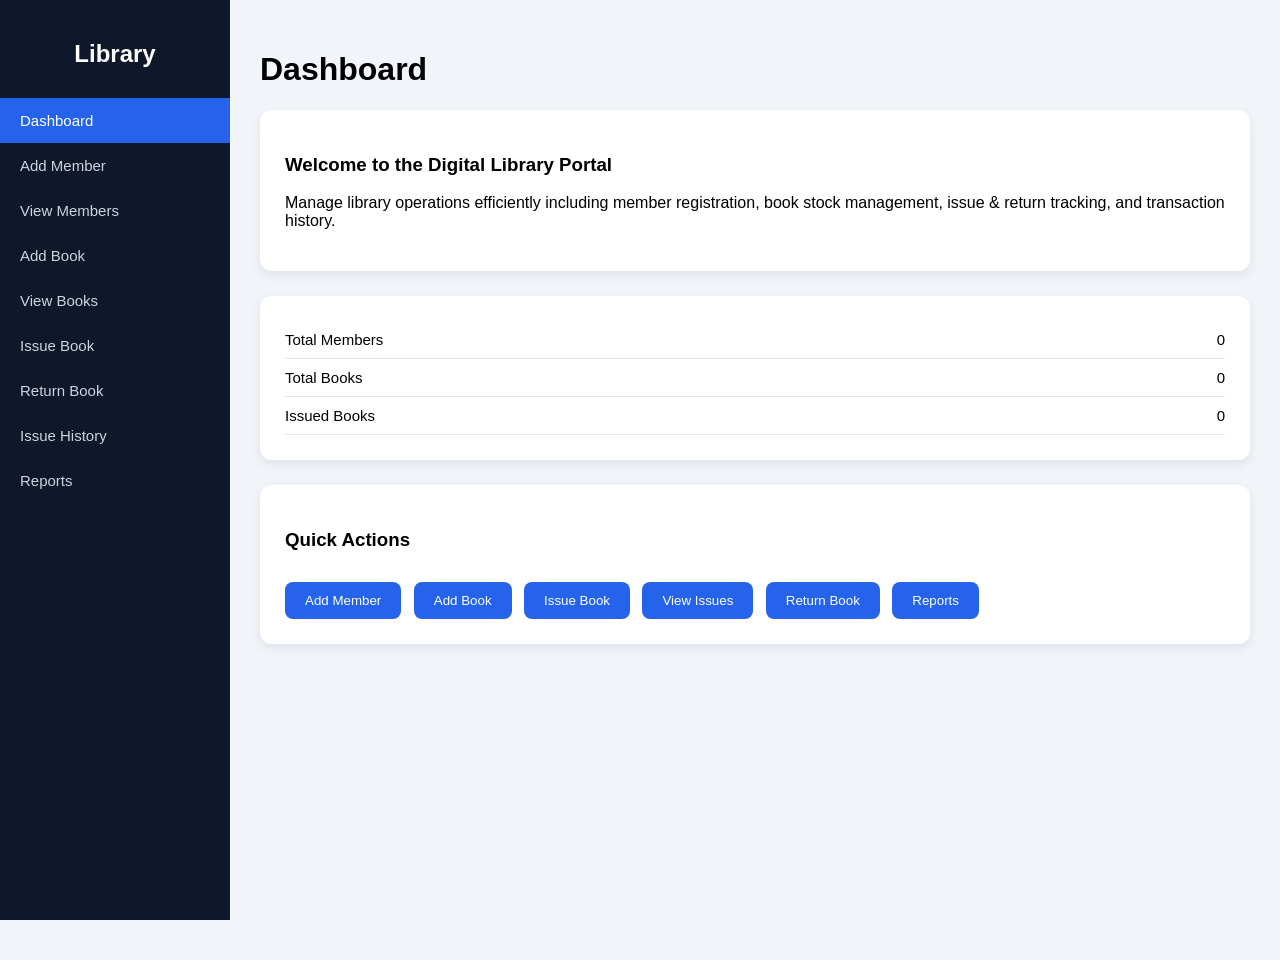
<file: frontend/index.html>
<!doctype html>
<html>
  <head>
    <title>Library System</title>
    <link rel="stylesheet" href="style.css" />
    <script src="script.js"></script>
  </head>
  <body>
    <div class="sidebar">
      <h2>Library</h2>
      <a href="index.html">Dashboard</a>
      <a href="add-member.html">Add Member</a>
      <a href="view-members.html">View Members</a>
      <a href="add-book.html">Add Book</a>
      <a href="view-books.html">View Books</a>
      <a href="issue-book.html">Issue Book</a>
      <a href="return-book.html">Return Book</a>
      <a href="issue-history.html">Issue History</a>
      <a href="reports.html">Reports</a>
    </div>

    <div class="main">
      <h1>Dashboard</h1>

      <div class="card">
        <h3>Welcome to the Digital Library Portal</h3>
        <p>
          Manage library operations efficiently including member registration,
          book stock management, issue &amp; return tracking, and transaction
          history.
        </p>
      </div>

      <div class="card stats-card">
        <div class="stat-row">
          <span>Total Members</span>
          <span id="statMembers">0</span>
        </div>
        <div class="stat-row">
          <span>Total Books</span>
          <span id="statBooks">0</span>
        </div>
        <div class="stat-row">
          <span>Issued Books</span>
          <span id="statIssues">0</span>
        </div>
      </div>

      <div class="card">
        <h3>Quick Actions</h3>
        <button onclick="location.href = 'add-member.html'">Add Member</button>
        <button onclick="location.href = 'add-book.html'">Add Book</button>
        <button onclick="location.href = 'issue-book.html'">Issue Book</button>
        <button onclick="location.href = 'issue-history.html'">
          View Issues
        </button>
        <button onclick="location.href = 'return-book.html'">
          Return Book
        </button>
        <button onclick="location.href = 'reports.html'">Reports</button>
      </div>
    </div>
  </body>
</html>
</file>
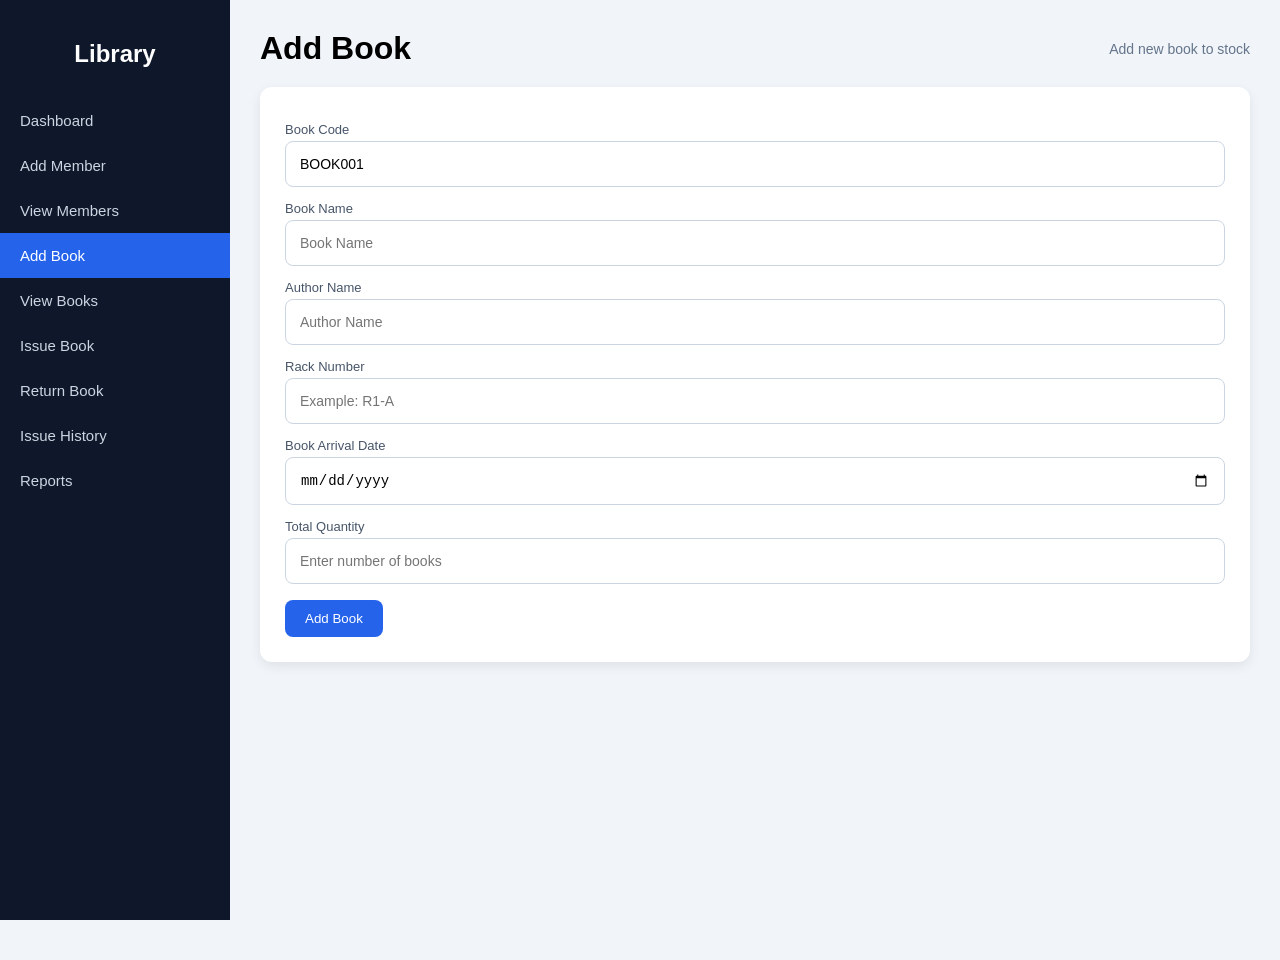
<file: frontend/add-book.html>
<!doctype html>
<html>
  <head>
    <title>Add Book</title>
    <link rel="stylesheet" href="style.css" />
    <script src="script.js"></script>
  </head>
  <body>
    <div class="sidebar">
      <h2>Library</h2>
      <a href="index.html">Dashboard</a>
      <a href="add-member.html">Add Member</a>
      <a href="view-members.html">View Members</a>
      <a href="add-book.html">Add Book</a>
      <a href="view-books.html">View Books</a>
      <a href="issue-book.html">Issue Book</a>
      <a href="return-book.html">Return Book</a>
      <a href="issue-history.html">Issue History</a>
      <a href="reports.html">Reports</a>
    </div>

    <div class="main">
      <div class="page-header">
        <h1>Add Book</h1>
        <span class="subtitle">Add new book to stock</span>
      </div>

      <div class="card">
        <label>Book Code</label>
        <input id="bcode" placeholder="Book Code (auto-generated)" />

        <label>Book Name</label>
        <input
          id="bname"
          placeholder="Book Name"
          oninput="clearError('bname')"
        />
        <span class="field-error" id="bname-err"></span>

        <label>Author Name</label>
        <input
          id="bauthor"
          placeholder="Author Name"
          oninput="clearError('bauthor')"
        />
        <span class="field-error" id="bauthor-err"></span>

        <label>Rack Number</label>
        <input
          id="brack"
          placeholder="Example: R1-A"
          oninput="clearError('brack')"
        />
        <span class="field-error" id="brack-err"></span>

        <label>Book Arrival Date</label>
        <input id="barrival" type="date" onchange="clearError('barrival')" />
        <span class="field-error" id="barrival-err"></span>

        <label>Total Quantity</label>
        <input
          id="bqty"
          type="number"
          placeholder="Enter number of books"
          oninput="clearError('bqty')"
        />
        <span class="field-error" id="bqty-err"></span>

        <p id="bookmsg" class="form-msg"></p>
        <button type="button" onclick="addBook()">Add Book</button>
      </div>
    </div>
  </body>
</html>
</file>
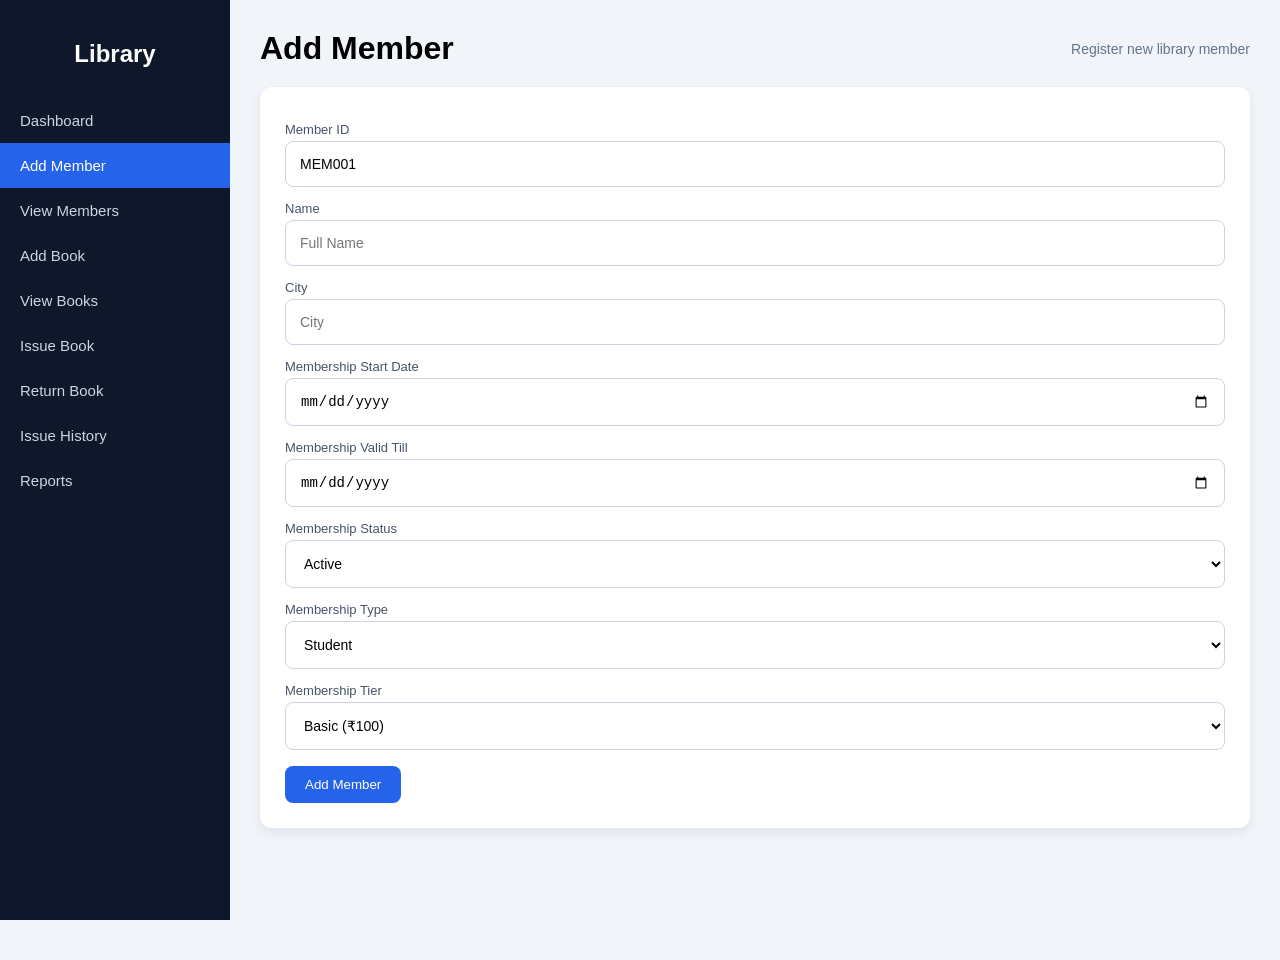
<file: frontend/add-member.html>
<!doctype html>
<html>
  <head>
    <title>Add Member</title>
    <link rel="stylesheet" href="style.css" />
    <script src="script.js"></script>
  </head>
  <body>
    <div class="sidebar">
      <h2>Library</h2>
      <a href="index.html">Dashboard</a>
      <a href="add-member.html">Add Member</a>
      <a href="view-members.html">View Members</a>
      <a href="add-book.html">Add Book</a>
      <a href="view-books.html">View Books</a>
      <a href="issue-book.html">Issue Book</a>
      <a href="return-book.html">Return Book</a>
      <a href="issue-history.html">Issue History</a>
      <a href="reports.html">Reports</a>
    </div>

    <div class="main">
      <div class="page-header">
        <h1>Add Member</h1>
        <span class="subtitle">Register new library member</span>
      </div>

      <div class="card">
        <label>Member ID</label>
        <input id="mid" placeholder="Member ID (auto-generated)" />

        <label>Name</label>
        <input
          id="mname"
          placeholder="Full Name"
          oninput="clearError('mname')"
        />
        <span class="field-error" id="mname-err"></span>

        <label>City</label>
        <input id="maddr" placeholder="City" oninput="clearError('maddr')" />
        <span class="field-error" id="maddr-err"></span>

        <label>Membership Start Date</label>
        <input id="missue" type="date" onchange="clearError('missue')" />
        <span class="field-error" id="missue-err"></span>

        <label>Membership Valid Till</label>
        <input id="mexpiry" type="date" onchange="clearError('mexpiry')" />
        <span class="field-error" id="mexpiry-err"></span>

        <label>Membership Status</label>
        <select id="mstatus">
          <option>Active</option>
          <option>Inactive</option>
          <option>Blocked</option>
        </select>

        <label>Membership Type</label>
        <select id="mtype">
          <option>Student</option>
          <option>Faculty</option>
          <option>External Member</option>
        </select>

        <label>Membership Tier</label>
        <select id="mamount">
          <option value="100">Basic (₹100)</option>
          <option value="300">Standard (₹300)</option>
          <option value="500">Premium (₹500)</option>
        </select>

        <p id="membermsg" class="form-msg"></p>
        <button type="button" onclick="addMember()">Add Member</button>
      </div>
    </div>
  </body>
</html>
</file>
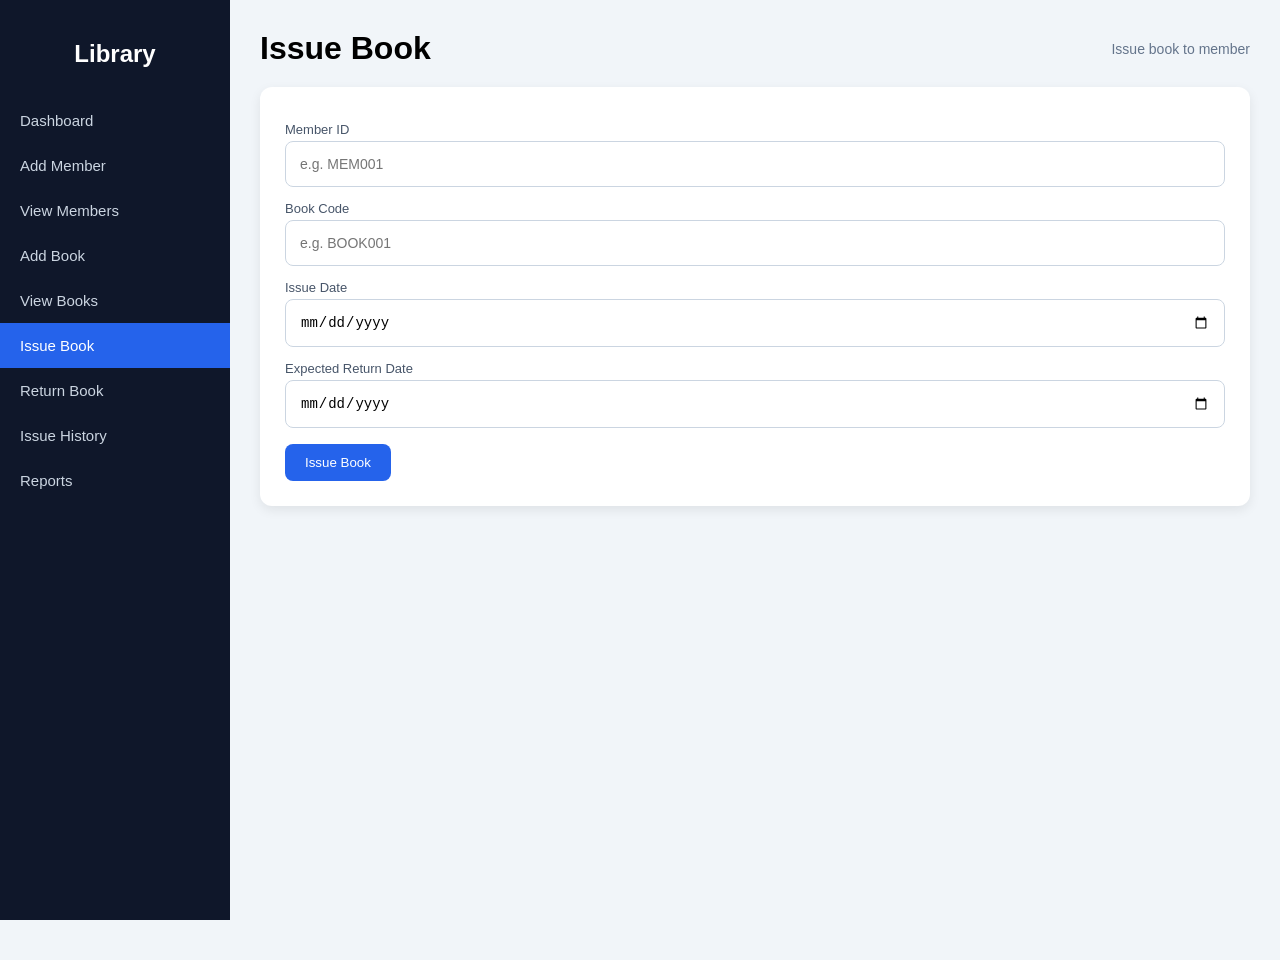
<file: frontend/issue-book.html>
<!doctype html>
<html>
  <head>
    <title>Issue Book</title>
    <link rel="stylesheet" href="style.css" />
    <script src="script.js"></script>
  </head>
  <body>
    <div class="sidebar">
      <h2>Library</h2>
      <a href="index.html">Dashboard</a>
      <a href="add-member.html">Add Member</a>
      <a href="view-members.html">View Members</a>
      <a href="add-book.html">Add Book</a>
      <a href="view-books.html">View Books</a>
      <a href="issue-book.html">Issue Book</a>
      <a href="return-book.html">Return Book</a>
      <a href="issue-history.html">Issue History</a>
      <a href="reports.html">Reports</a>
    </div>

    <div class="main">
      <div class="page-header">
        <h1>Issue Book</h1>
        <span class="subtitle">Issue book to member</span>
      </div>

      <div class="card">
        <label>Member ID</label>
        <input
          id="issueMid"
          placeholder="e.g. MEM001"
          oninput="clearError('issueMid')"
        />
        <span class="field-error" id="issueMid-err"></span>

        <label>Book Code</label>
        <input
          id="issueBookCode"
          placeholder="e.g. BOOK001"
          oninput="clearError('issueBookCode')"
        />
        <span class="field-error" id="issueBookCode-err"></span>

        <label>Issue Date</label>
        <input id="issueDate" type="date" onchange="clearError('issueDate')" />
        <span class="field-error" id="issueDate-err"></span>

        <label>Expected Return Date</label>
        <input
          id="returnDate"
          type="date"
          onchange="clearError('returnDate')"
        />
        <span class="field-error" id="returnDate-err"></span>

        <p id="issuemsg" class="form-msg"></p>
        <button type="button" onclick="issueBook()">Issue Book</button>
      </div>
    </div>
  </body>
</html>
</file>
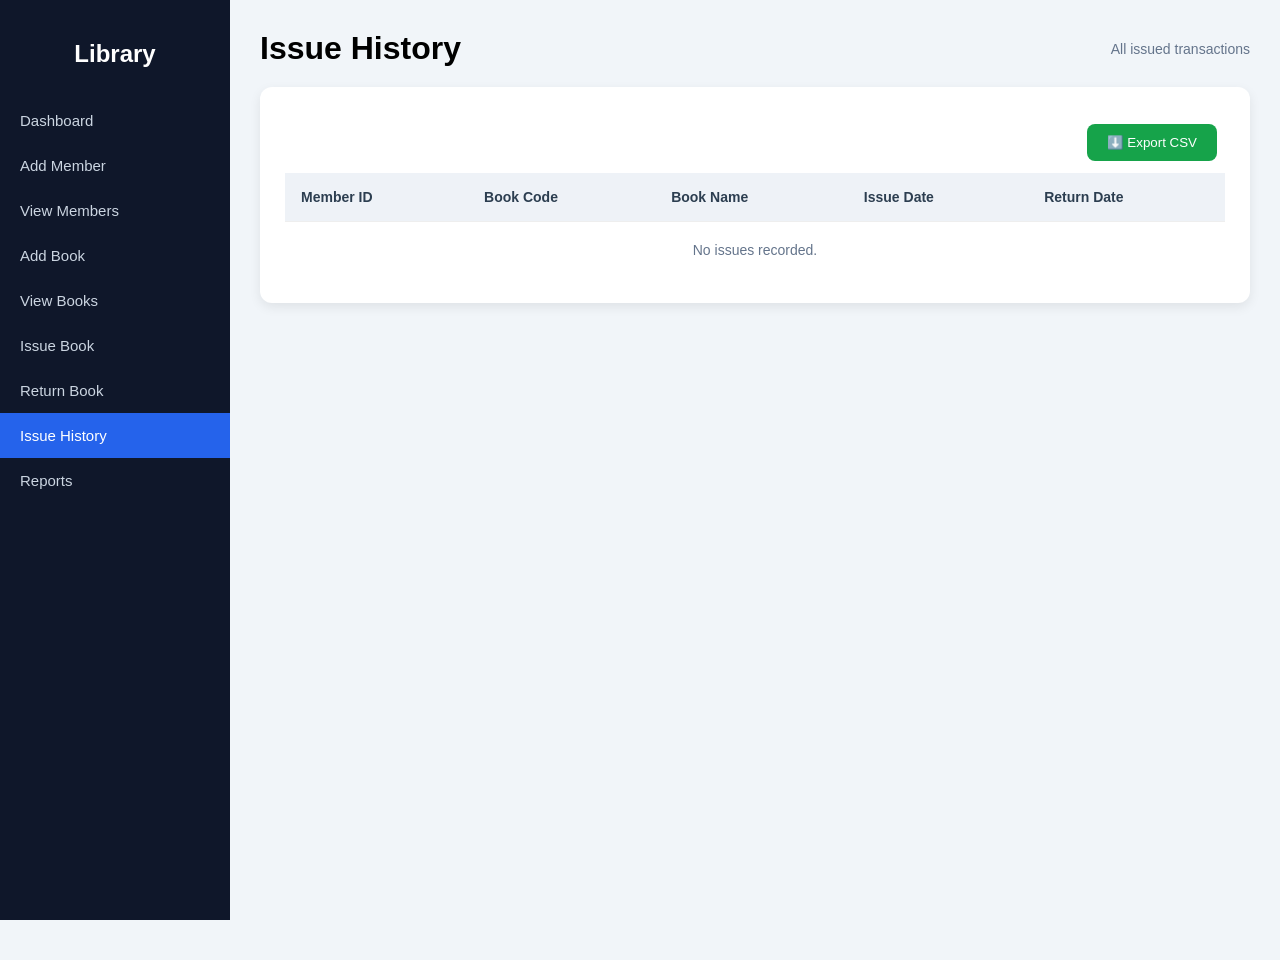
<file: frontend/issue-history.html>
<!doctype html>
<html>
  <head>
    <title>Issue History</title>
    <link rel="stylesheet" href="style.css" />
    <script src="script.js"></script>
  </head>
  <body>
    <div class="sidebar">
      <h2>Library</h2>
      <a href="index.html">Dashboard</a>
      <a href="add-member.html">Add Member</a>
      <a href="view-members.html">View Members</a>
      <a href="add-book.html">Add Book</a>
      <a href="view-books.html">View Books</a>
      <a href="issue-book.html">Issue Book</a>
      <a href="return-book.html">Return Book</a>
      <a href="issue-history.html">Issue History</a>
      <a href="reports.html">Reports</a>
    </div>

    <div class="main">
      <div class="page-header">
        <h1>Issue History</h1>
        <span class="subtitle">All issued transactions</span>
      </div>

      <div class="card">
        <div
          style="display: flex; justify-content: flex-end; margin-bottom: 12px"
        >
          <button class="btn-export" onclick="exportIssuesCSV()">
            ⬇️ Export CSV
          </button>
        </div>
        <table>
          <thead>
            <tr>
              <th>Member ID</th>
              <th>Book Code</th>
              <th>Book Name</th>
              <th>Issue Date</th>
              <th>Return Date</th>
            </tr>
          </thead>
          <tbody id="issueTable"></tbody>
        </table>
      </div>
    </div>
  </body>
</html>
</file>
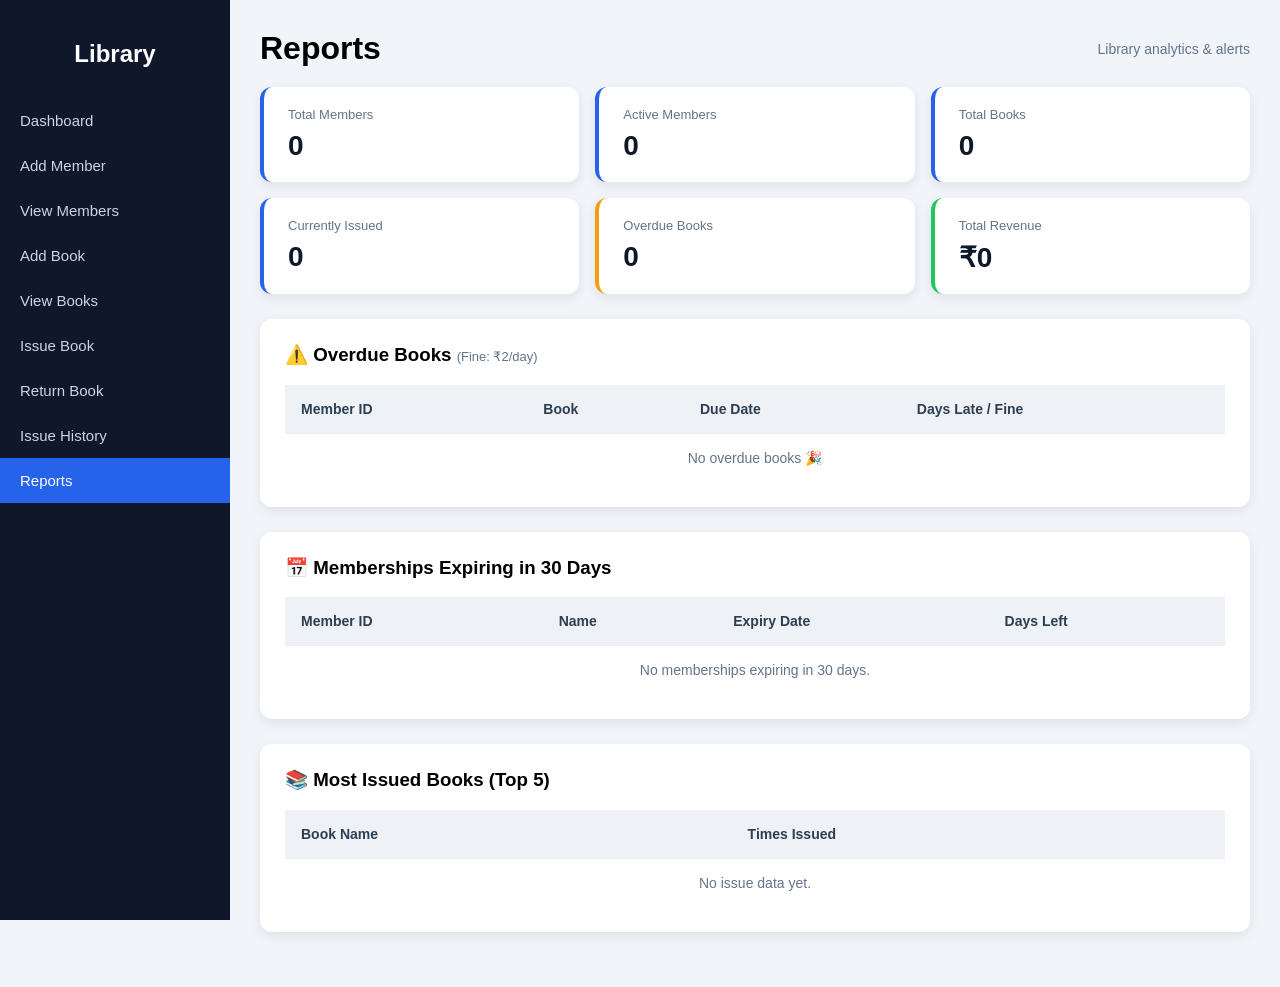
<file: frontend/reports.html>
<!doctype html>
<html>
  <head>
    <title>Reports</title>
    <link rel="stylesheet" href="style.css" />
    <script src="script.js"></script>
  </head>
  <body>
    <div class="sidebar">
      <h2>Library</h2>
      <a href="index.html">Dashboard</a>
      <a href="add-member.html">Add Member</a>
      <a href="view-members.html">View Members</a>
      <a href="add-book.html">Add Book</a>
      <a href="view-books.html">View Books</a>
      <a href="issue-book.html">Issue Book</a>
      <a href="return-book.html">Return Book</a>
      <a href="issue-history.html">Issue History</a>
      <a href="reports.html">Reports</a>
    </div>

    <div class="main">
      <div class="page-header">
        <h1>Reports</h1>
        <span class="subtitle">Library analytics &amp; alerts</span>
      </div>

      <div class="report-grid">
        <div class="report-stat-card">
          <div class="report-stat-label">Total Members</div>
          <div class="report-stat-value" id="rTotalMembers">0</div>
        </div>
        <div class="report-stat-card">
          <div class="report-stat-label">Active Members</div>
          <div class="report-stat-value" id="rActiveMembers">0</div>
        </div>
        <div class="report-stat-card">
          <div class="report-stat-label">Total Books</div>
          <div class="report-stat-value" id="rTotalBooks">0</div>
        </div>
        <div class="report-stat-card">
          <div class="report-stat-label">Currently Issued</div>
          <div class="report-stat-value" id="rIssuedBooks">0</div>
        </div>
        <div class="report-stat-card report-stat-card--warning">
          <div class="report-stat-label">Overdue Books</div>
          <div class="report-stat-value" id="rOverdue">0</div>
        </div>
        <div class="report-stat-card report-stat-card--green">
          <div class="report-stat-label">Total Revenue</div>
          <div class="report-stat-value" id="rRevenue">₹0</div>
        </div>
      </div>

      <div class="card">
        <h3 style="margin-top: 0">
          ⚠️ Overdue Books
          <span style="font-size: 13px; color: #64748b; font-weight: 400"
            >(Fine: ₹2/day)</span
          >
        </h3>
        <table>
          <thead>
            <tr>
              <th>Member ID</th>
              <th>Book</th>
              <th>Due Date</th>
              <th>Days Late / Fine</th>
            </tr>
          </thead>
          <tbody id="overdueTable"></tbody>
        </table>
      </div>

      <div class="card">
        <h3 style="margin-top: 0">📅 Memberships Expiring in 30 Days</h3>
        <table>
          <thead>
            <tr>
              <th>Member ID</th>
              <th>Name</th>
              <th>Expiry Date</th>
              <th>Days Left</th>
            </tr>
          </thead>
          <tbody id="expiringTable"></tbody>
        </table>
      </div>

      <div class="card">
        <h3 style="margin-top: 0">📚 Most Issued Books (Top 5)</h3>
        <table>
          <thead>
            <tr>
              <th>Book Name</th>
              <th>Times Issued</th>
            </tr>
          </thead>
          <tbody id="popularTable"></tbody>
        </table>
      </div>
    </div>
  </body>
</html>
</file>
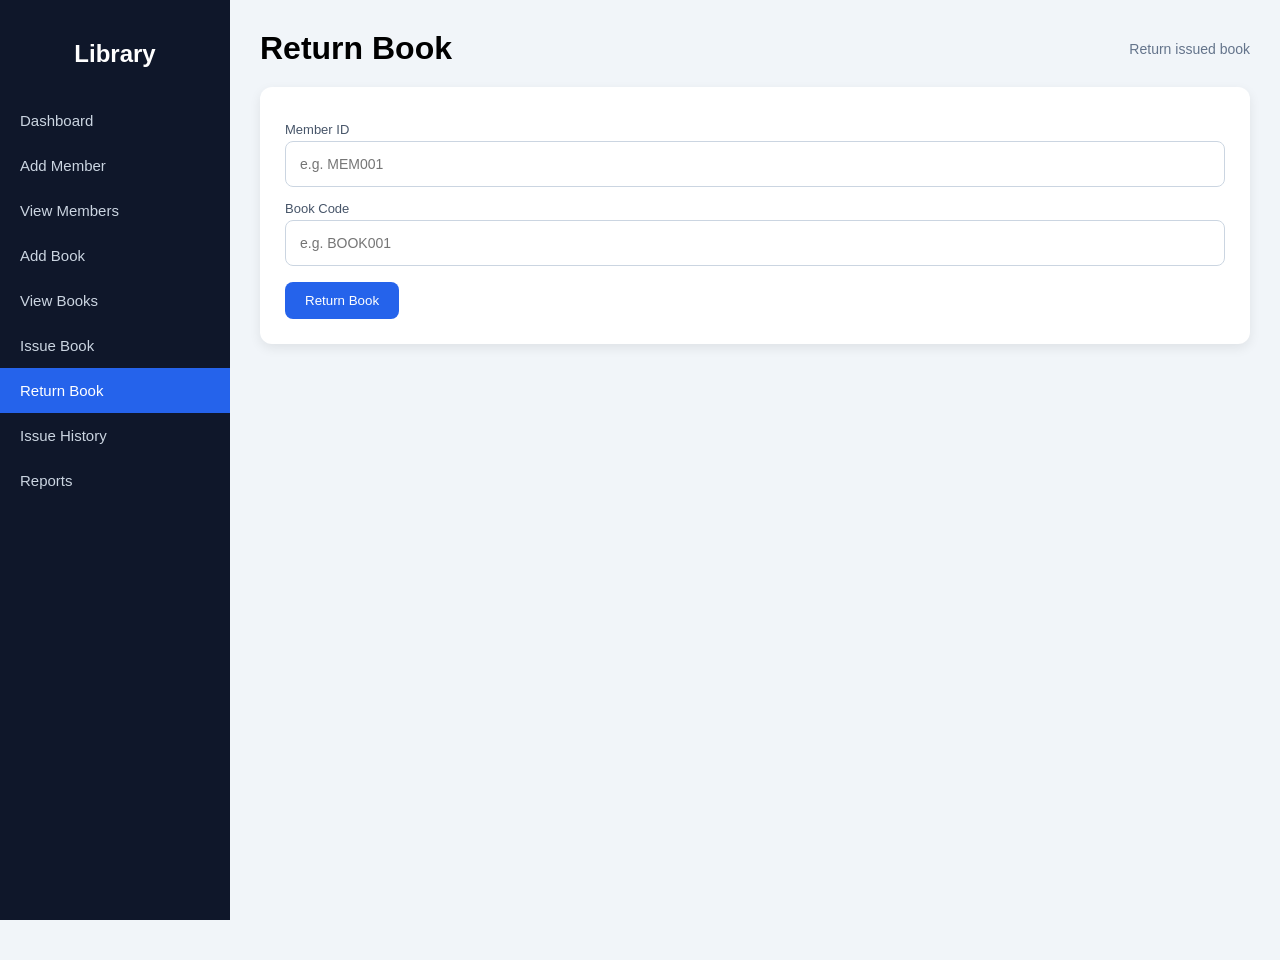
<file: frontend/return-book.html>
<!doctype html>
<html>
  <head>
    <title>Return Book</title>
    <link rel="stylesheet" href="style.css" />
    <script src="script.js"></script>
  </head>
  <body>
    <div class="sidebar">
      <h2>Library</h2>
      <a href="index.html">Dashboard</a>
      <a href="add-member.html">Add Member</a>
      <a href="view-members.html">View Members</a>
      <a href="add-book.html">Add Book</a>
      <a href="view-books.html">View Books</a>
      <a href="issue-book.html">Issue Book</a>
      <a href="return-book.html">Return Book</a>
      <a href="issue-history.html">Issue History</a>
      <a href="reports.html">Reports</a>
    </div>

    <div class="main">
      <div class="page-header">
        <h1>Return Book</h1>
        <span class="subtitle">Return issued book</span>
      </div>

      <div class="card">
        <label>Member ID</label>
        <input
          id="returnMid"
          placeholder="e.g. MEM001"
          oninput="clearError('returnMid')"
        />
        <span class="field-error" id="returnMid-err"></span>

        <label>Book Code</label>
        <input
          id="returnBookCode"
          placeholder="e.g. BOOK001"
          oninput="clearError('returnBookCode')"
        />
        <span class="field-error" id="returnBookCode-err"></span>

        <p id="returnmsg" class="form-msg"></p>
        <button type="button" onclick="returnBook()">Return Book</button>
      </div>
    </div>
  </body>
</html>
</file>
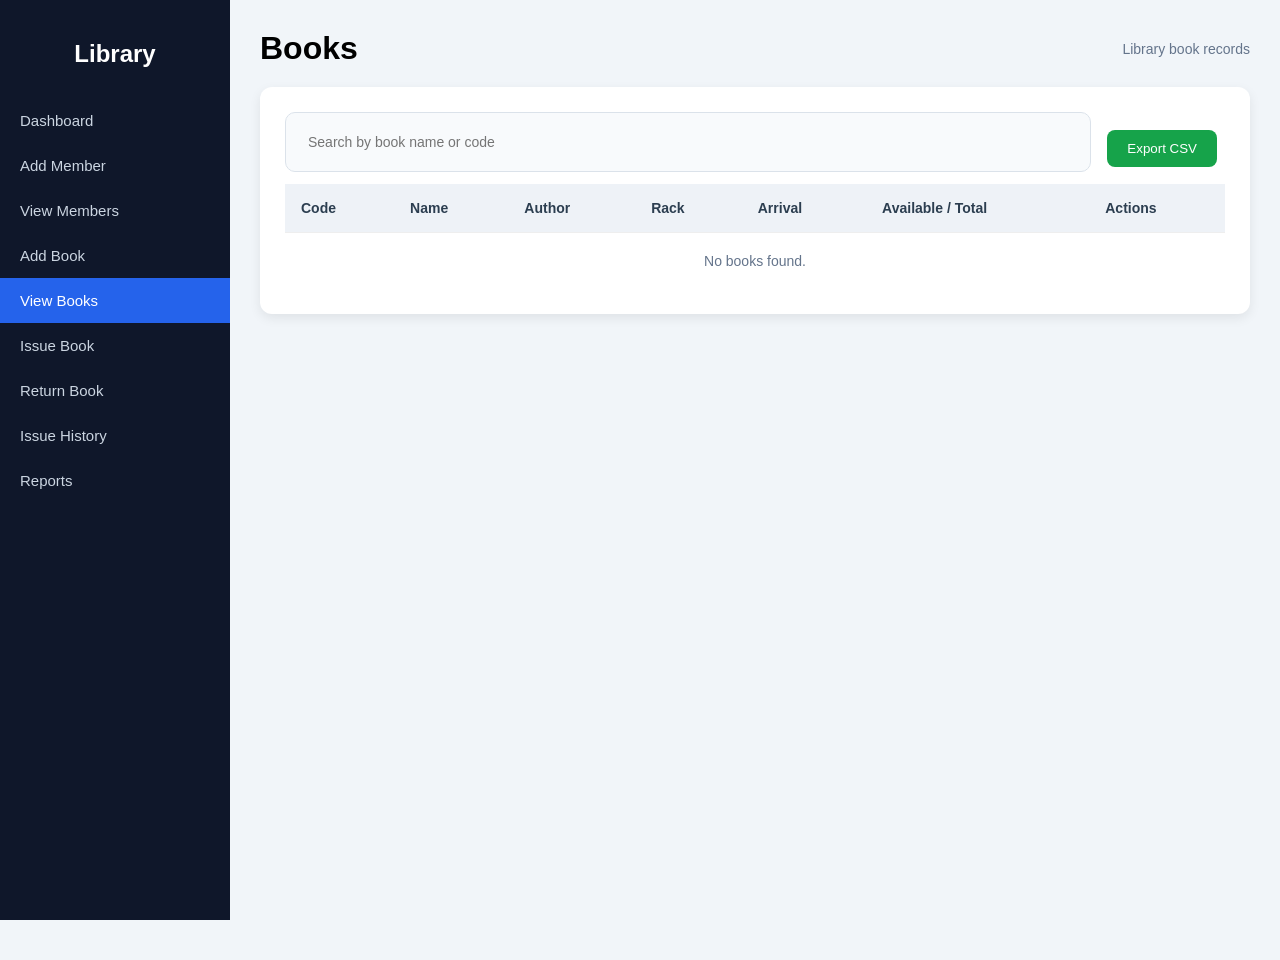
<file: frontend/view-books.html>
<!doctype html>
<html>
  <head>
    <title>View Books</title>
    <link rel="stylesheet" href="style.css" />
    <script src="script.js"></script>
  </head>
  <body>
    <div class="sidebar">
      <h2>Library</h2>
      <a href="index.html">Dashboard</a>
      <a href="add-member.html">Add Member</a>
      <a href="view-members.html">View Members</a>
      <a href="add-book.html">Add Book</a>
      <a href="view-books.html">View Books</a>
      <a href="issue-book.html">Issue Book</a>
      <a href="return-book.html">Return Book</a>
      <a href="issue-history.html">Issue History</a>
      <a href="reports.html">Reports</a>
    </div>

    <div class="main">
      <div class="page-header">
        <h1>Books</h1>
        <span class="subtitle">Library book records</span>
      </div>

      <div class="card">
        <div
          style="
            display: flex;
            justify-content: space-between;
            align-items: center;
            margin-bottom: 12px;
          "
        >
          <div
            class="search-box"
            style="flex: 1; margin-right: 16px; margin-bottom: 0"
          >
            <span></span>
            <input
              type="text"
              placeholder="Search by book name or code"
              onkeyup="searchBooks(this.value)"
            />
          </div>
          <button class="btn-export" onclick="exportBooksCSV()">
            Export CSV
          </button>
        </div>

        <table>
          <thead>
            <tr>
              <th>Code</th>
              <th>Name</th>
              <th>Author</th>
              <th>Rack</th>
              <th>Arrival</th>
              <th>Available / Total</th>
              <th>Actions</th>
            </tr>
          </thead>
          <tbody id="bookTable"></tbody>
        </table>
      </div>
    </div>

    <!-- Edit Book Modal -->
    <div class="modal-backdrop" id="bookModal">
      <div class="modal-box">
        <h2>Edit Book</h2>
        <input
          id="editBcode"
          type="text"
          readonly
          style="background: #f1f5f9; color: #94a3b8"
        />
        <label>Book Name</label>
        <input id="editBname" placeholder="Book Name" />
        <label>Author</label>
        <input id="editBauthor" placeholder="Author" />
        <label>Rack Number</label>
        <input id="editBrack" placeholder="Rack Number" />
        <label>Arrival Date</label>
        <input id="editBarrival" type="date" />
        <label>Total Quantity</label>
        <input id="editBqty" type="number" placeholder="Quantity" />
        <div class="modal-actions">
          <button onclick="saveBookEdit()"> Save</button>
          <button class="btn-cancel" onclick="closeModal('bookModal')">
            Cancel
          </button>
        </div>
      </div>
    </div>
  </body>
</html>
</file>
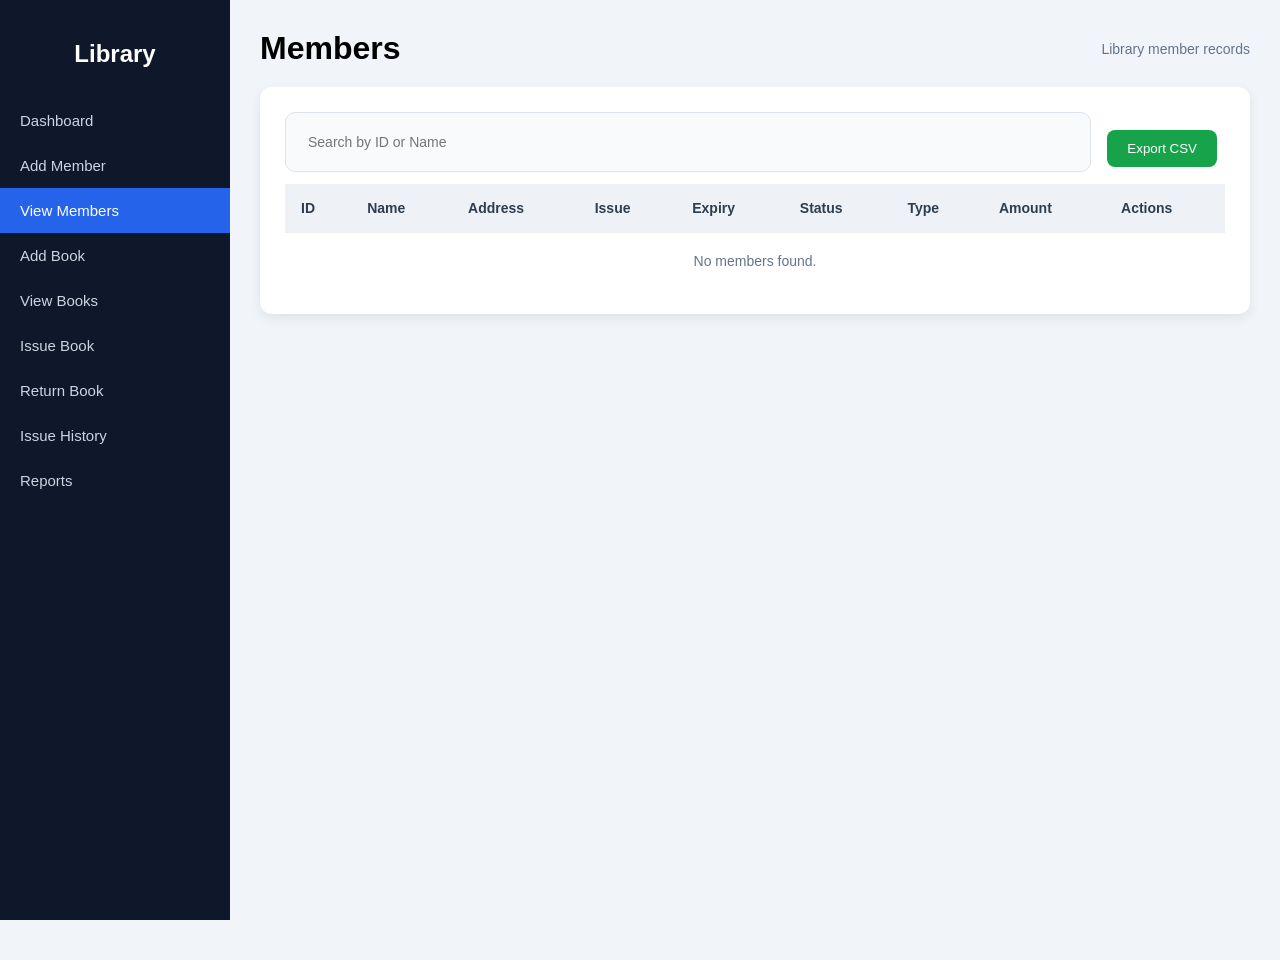
<file: frontend/view-members.html>
<!doctype html>
<html>
  <head>
    <title>View Members</title>
    <link rel="stylesheet" href="style.css" />
    <script src="script.js"></script>
  </head>
  <body>
    <div class="sidebar">
      <h2>Library</h2>
      <a href="index.html">Dashboard</a>
      <a href="add-member.html">Add Member</a>
      <a href="view-members.html">View Members</a>
      <a href="add-book.html">Add Book</a>
      <a href="view-books.html">View Books</a>
      <a href="issue-book.html">Issue Book</a>
      <a href="return-book.html">Return Book</a>
      <a href="issue-history.html">Issue History</a>
      <a href="reports.html">Reports</a>
    </div>

    <div class="main">
      <div class="page-header">
        <h1>Members</h1>
        <span class="subtitle">Library member records</span>
      </div>

      <div class="card">
        <div
          style="
            display: flex;
            justify-content: space-between;
            align-items: center;
            margin-bottom: 12px;
          "
        >
          <div
            class="search-box"
            style="flex: 1; margin-right: 16px; margin-bottom: 0"
          >
            <span></span>
            <input
              type="text"
              placeholder="Search by ID or Name"
              onkeyup="searchMembers(this.value)"
            />
          </div>
          <button class="btn-export" onclick="exportMembersCSV()">
             Export CSV
          </button>
        </div>

        <table>
          <thead>
            <tr>
              <th>ID</th>
              <th>Name</th>
              <th>Address</th>
              <th>Issue</th>
              <th>Expiry</th>
              <th>Status</th>
              <th>Type</th>
              <th>Amount</th>
              <th>Actions</th>
            </tr>
          </thead>
          <tbody id="memberTable"></tbody>
        </table>
      </div>
    </div>

    <!-- Edit Member Modal -->
    <div class="modal-backdrop" id="memberModal">
      <div class="modal-box">
        <h2> Edit Member</h2>
        <input
          id="editMid"
          type="text"
          readonly
          style="background: #f1f5f9; color: #94a3b8"
        />
        <label>Name</label>
        <input id="editMname" placeholder="Name" />
        <label>City</label>
        <input id="editMaddr" placeholder="City" />
        <label>Membership Start Date</label>
        <input id="editMissue" type="date" />
        <label>Membership Valid Till</label>
        <input id="editMexpiry" type="date" />
        <label>Status</label>
        <select id="editMstatus">
          <option>Active</option>
          <option>Inactive</option>
          <option>Blocked</option>
        </select>
        <label>Type</label>
        <select id="editMtype">
          <option>Student</option>
          <option>Faculty</option>
          <option>External Member</option>
        </select>
        <label>Membership Tier</label>
        <select id="editMamount">
          <option value="100">Basic (₹100)</option>
          <option value="300">Standard (₹300)</option>
          <option value="500">Premium (₹500)</option>
        </select>
        <div class="modal-actions">
          <button onclick="saveMemberEdit()"> Save</button>
          <button class="btn-cancel" onclick="closeModal('memberModal')">
            Cancel
          </button>
        </div>
      </div>
    </div>
  </body>
</html>
</file>
<file: frontend/style.css>
/* ========== BASE ========== */
body {
  margin: 0;
  font-family:
    Segoe UI,
    Arial;
  background: #f1f5f9;
}

/* ========== SIDEBAR ========== */
.sidebar {
  width: 230px;
  height: 100vh;
  background: #0f172a;
  position: fixed;
  padding-top: 20px;
}
.sidebar h2 {
  color: white;
  text-align: center;
  margin-bottom: 30px;
}
.sidebar a {
  display: block;
  color: #cbd5e1;
  padding: 14px 20px;
  text-decoration: none;
  font-size: 15px;
  transition: 0.2s;
}
.sidebar a:hover,
.sidebar a.active {
  background: #2563eb;
  color: white;
}

/* ========== MAIN AREA ========== */
.main {
  margin-left: 230px;
  padding: 30px;
  min-height: 100vh;
}

/* ========== PAGE HEADER ========== */
.page-header {
  display: flex;
  justify-content: space-between;
  align-items: center;
  margin-bottom: 20px;
}
.page-header h1 {
  margin: 0;
}
.subtitle {
  color: #64748b;
  font-size: 14px;
}

/* ========== CARD ========== */
.card {
  background: white;
  padding: 25px;
  margin-bottom: 25px;
  border-radius: 12px;
  box-shadow: 0 4px 12px rgba(0, 0, 0, 0.08);
  overflow: auto;
  transition: 0.2s;
}
.card:hover {
  transform: translateY(-2px);
}

/* ========== FORM ELEMENTS ========== */
input,
select {
  width: 100%;
  padding: 14px;
  margin-bottom: 4px;
  border: 1px solid #cbd5e1;
  border-radius: 8px;
  font-size: 14px;
  box-sizing: border-box;
  background: white;
}
input:focus,
select:focus {
  outline: none;
  border-color: #3b82f6;
  box-shadow: 0 0 0 2px rgba(59, 130, 246, 0.15);
}
label {
  display: block;
  font-size: 13px;
  color: #475569;
  margin-bottom: 4px;
  margin-top: 10px;
}

/* ========== VALIDATION ========== */
.input-error {
  border-color: #dc2626 !important;
  box-shadow: 0 0 0 2px rgba(220, 38, 38, 0.15) !important;
}
.field-error {
  color: #dc2626;
  font-size: 12px;
  margin-bottom: 10px;
  margin-top: 2px;
  display: none;
}
.form-msg {
  font-size: 14px;
  font-weight: 600;
  margin: 8px 0;
  padding: 10px 14px;
  border-radius: 8px;
  display: none;
}

/* ========== BUTTON ========== */
button {
  padding: 11px 20px;
  background: #2563eb;
  color: white;
  border: none;
  border-radius: 8px;
  cursor: pointer;
  font-weight: 500;
  transition: 0.2s;
  margin-right: 8px;
  margin-top: 12px;
}
button:hover {
  background: #1d4ed8;
}
.btn-edit {
  background: #0ea5e9;
  padding: 6px 12px;
  margin: 0 4px 0 0;
  font-size: 12px;
}
.btn-edit:hover {
  background: #0284c7;
}
.btn-delete {
  background: #ef4444;
  padding: 6px 12px;
  margin: 0;
  font-size: 12px;
}
.btn-delete:hover {
  background: #dc2626;
}
.btn-export {
  background: #16a34a;
}
.btn-export:hover {
  background: #15803d;
}

/* ========== SEARCH BOX ========== */
.search-box {
  display: flex;
  align-items: center;
  background: #f8fafc;
  border: 1px solid #dbe2ea;
  border-radius: 10px;
  padding: 8px 14px;
  margin-bottom: 16px;
  height: 42px;
}
.search-box span {
  font-size: 15px;
  opacity: 0.6;
  margin-right: 8px;
}
.search-box input {
  margin: 0;
  padding: 0;
  height: auto;
  border: none;
  background: transparent;
  outline: none;
  font-size: 14px;
  width: 100%;
}

/* ========== STATS ========== */
.stat-row {
  display: flex;
  justify-content: space-between;
  padding: 10px 0;
  border-bottom: 1px solid #e2e8f0;
  font-size: 15px;
}

/* ========== TABLE ========== */
table {
  width: 100%;
  border-collapse: collapse;
  margin-top: 6px;
}
th {
  background: #eef2f7;
  text-align: left;
  padding: 16px;
  font-size: 14px;
  font-weight: 600;
  color: #2c3e50;
}
td {
  padding: 12px 16px;
  border-top: 1px solid #eee;
  font-size: 14px;
  color: #444;
}
tr:nth-child(even) {
  background: #fafafa;
}
tr:hover {
  background: #f1f6ff;
}
.action-btns {
  white-space: nowrap;
}

/* ========== BADGES ========== */
.badge {
  display: inline-block;
  padding: 3px 10px;
  border-radius: 20px;
  font-size: 12px;
  font-weight: 600;
}
.badge-active {
  background: #dcfce7;
  color: #166534;
}
.badge-inactive {
  background: #f1f5f9;
  color: #475569;
}
.badge-blocked {
  background: #fee2e2;
  color: #991b1b;
}

/* ========== OVERDUE ROW ========== */
tr.overdue-row td {
  background: #fff5f5;
  color: #991b1b;
}
tr.overdue-row:hover td {
  background: #fee2e2;
}

/* ========== REPORT STAT CARDS ========== */
.report-grid {
  display: grid;
  grid-template-columns: repeat(3, 1fr);
  gap: 16px;
  margin-bottom: 25px;
}
.report-stat-card {
  background: white;
  border-radius: 12px;
  padding: 20px 24px;
  box-shadow: 0 4px 12px rgba(0, 0, 0, 0.08);
  border-left: 4px solid #2563eb;
}
.report-stat-card--warning {
  border-left-color: #f59e0b;
}
.report-stat-card--green {
  border-left-color: #22c55e;
}
.report-stat-label {
  font-size: 13px;
  color: #64748b;
  margin-bottom: 8px;
}
.report-stat-value {
  font-size: 28px;
  font-weight: 700;
  color: #0f172a;
}

/* ========== MODAL ========== */
.modal-backdrop {
  display: none;
  position: fixed;
  inset: 0;
  background: rgba(0, 0, 0, 0.45);
  z-index: 1000;
  justify-content: center;
  align-items: center;
}
.modal-box {
  background: white;
  border-radius: 14px;
  padding: 30px;
  width: 460px;
  max-width: 95vw;
  max-height: 90vh;
  overflow-y: auto;
  box-shadow: 0 20px 60px rgba(0, 0, 0, 0.2);
}
.modal-box h2 {
  margin-top: 0;
  font-size: 20px;
  color: #0f172a;
}
.modal-actions {
  display: flex;
  gap: 10px;
  margin-top: 16px;
}
.modal-actions button {
  margin: 0;
}
.btn-cancel {
  background: #94a3b8;
}
.btn-cancel:hover {
  background: #64748b;
}
</file>
